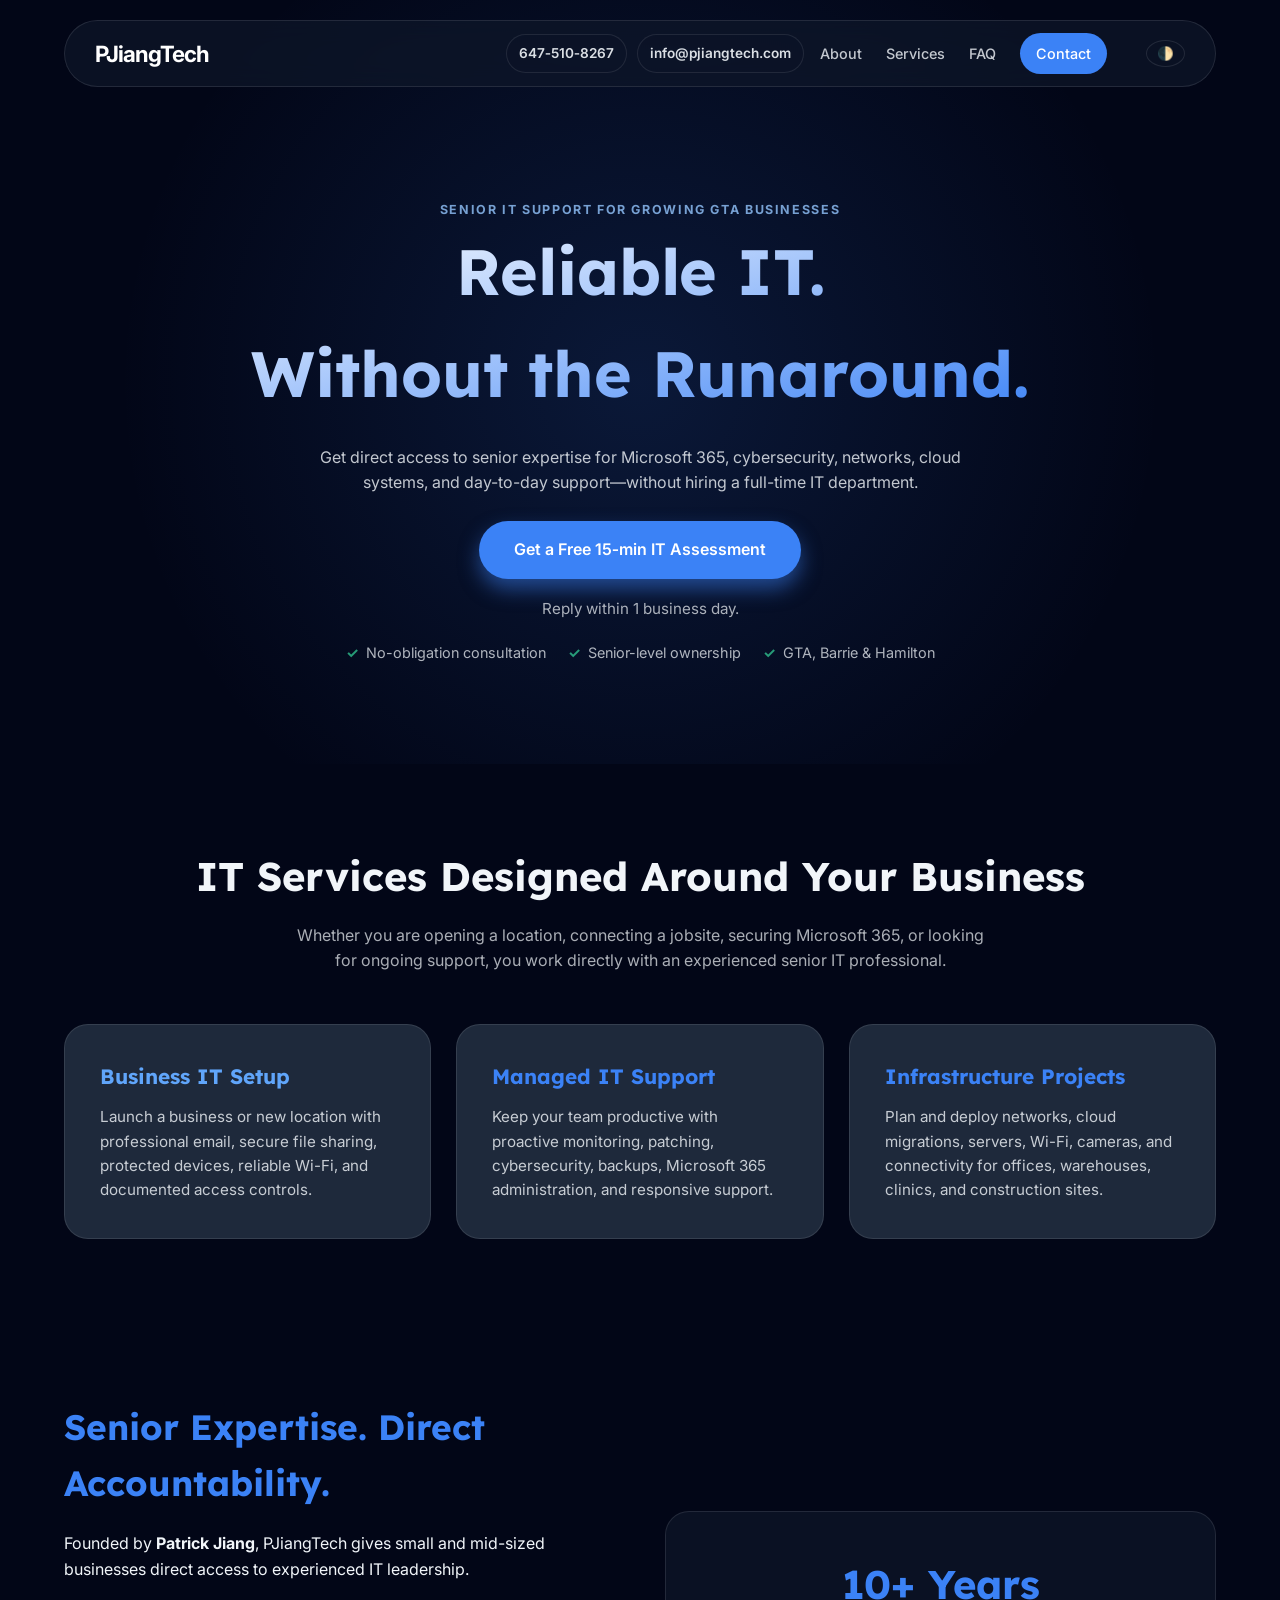
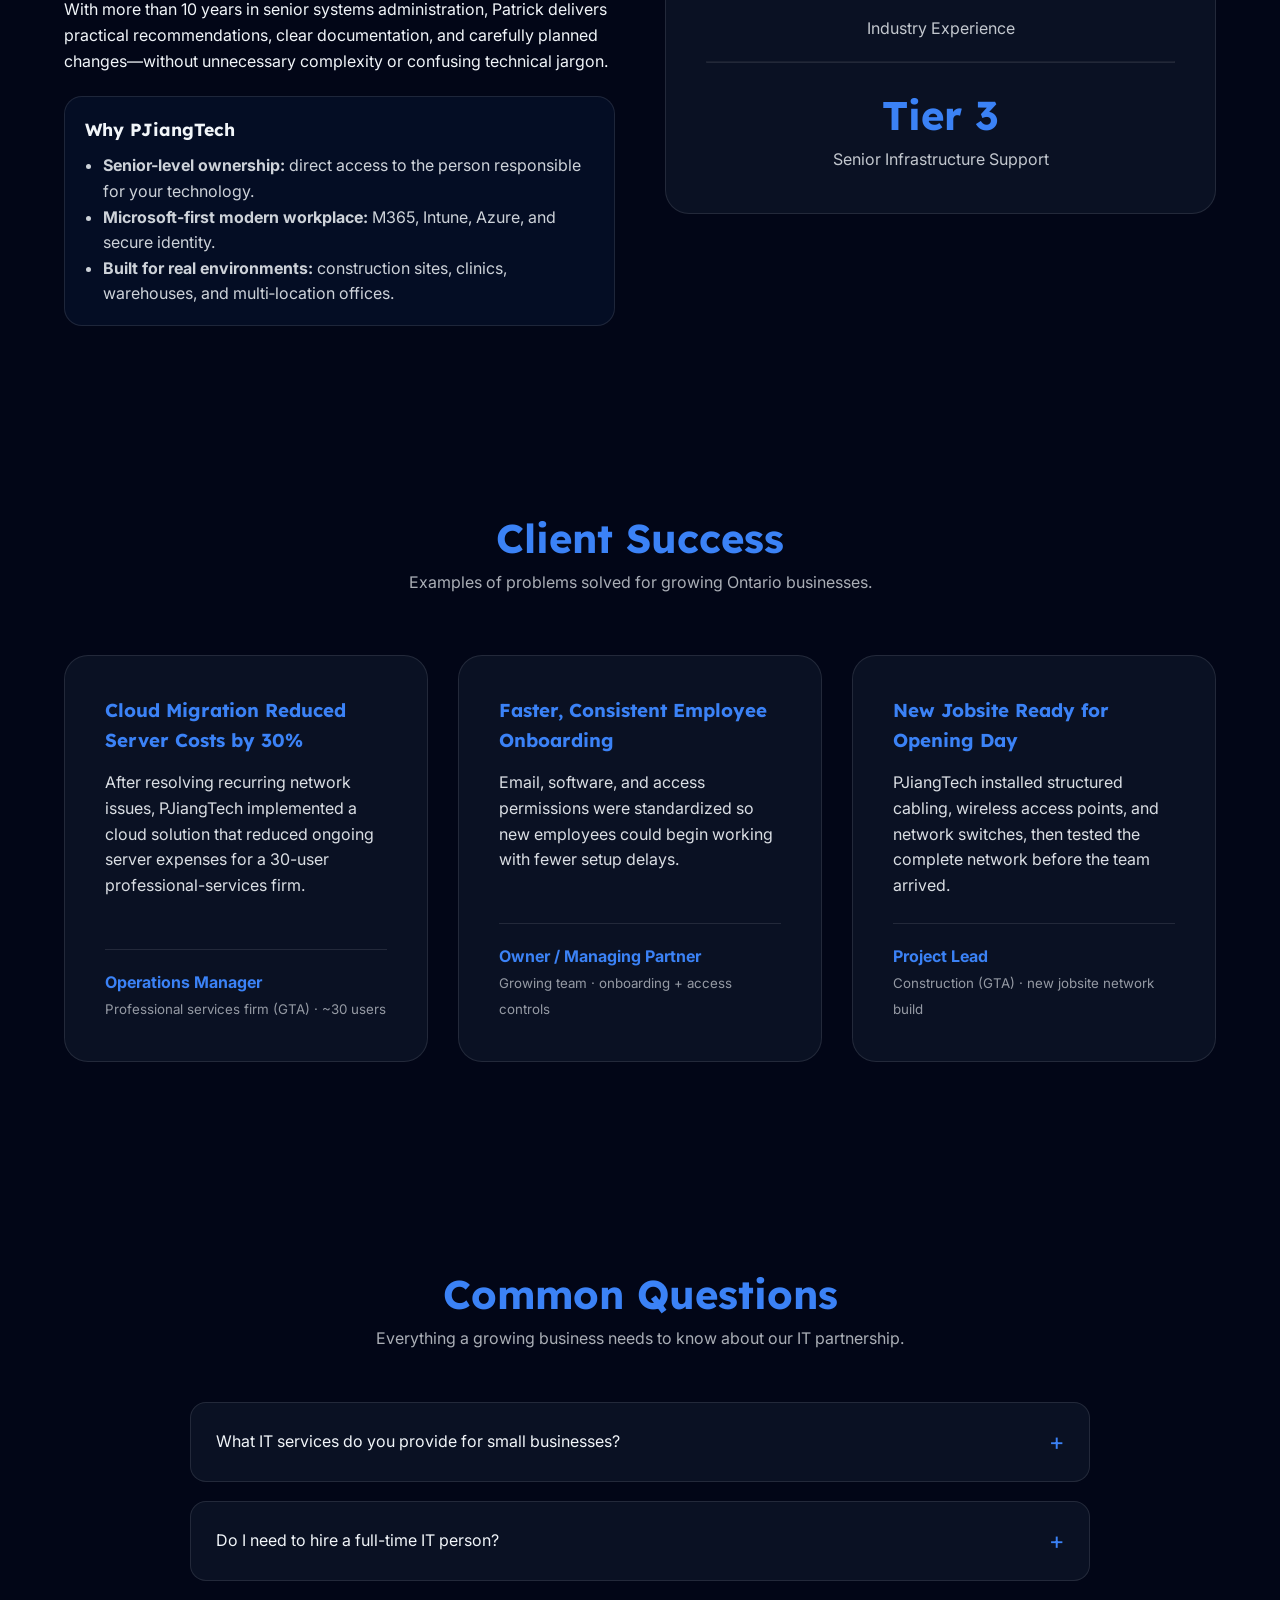
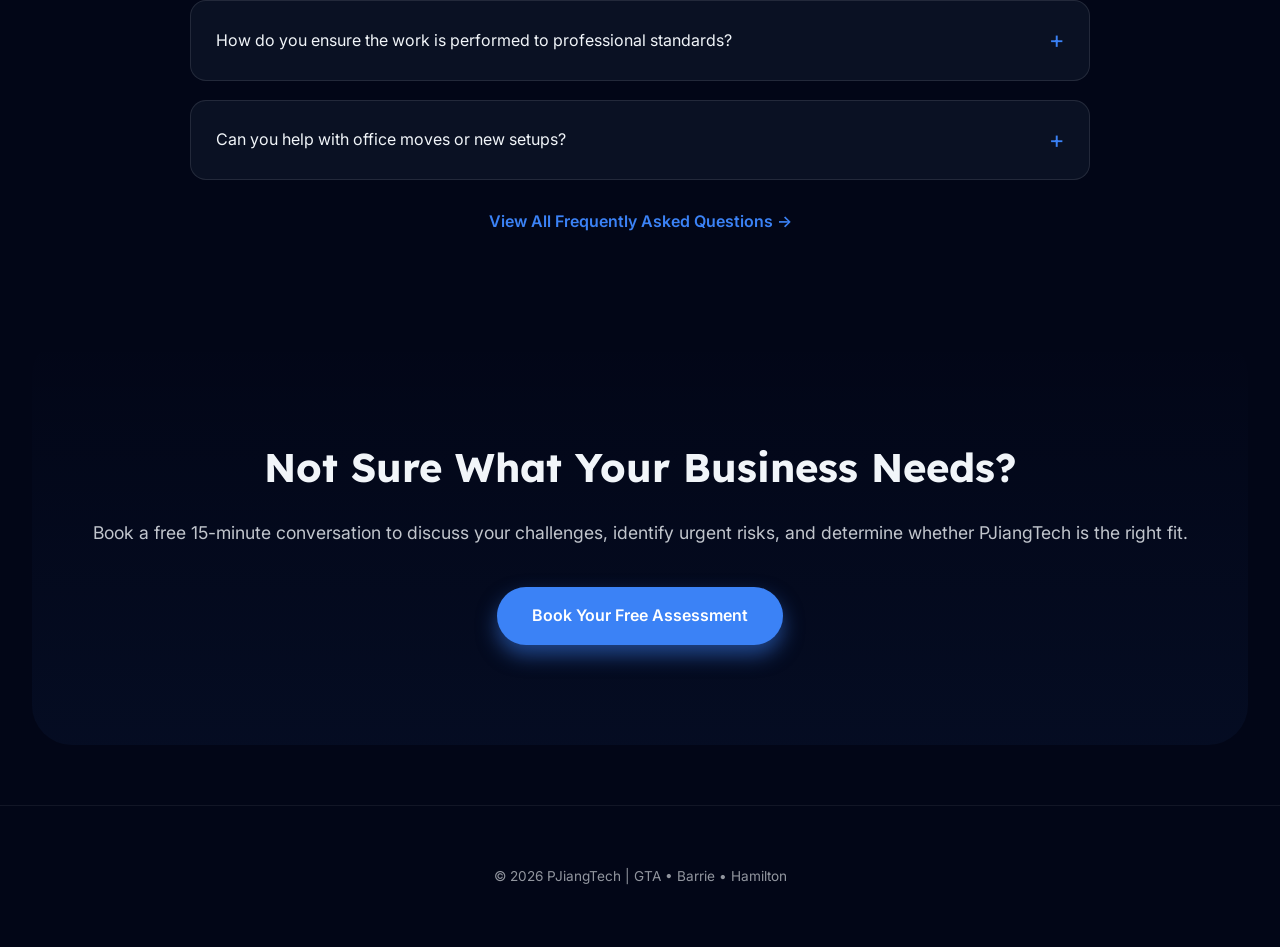
<file: index.html>
<!DOCTYPE html>
<html lang="en">
<head>
  <meta charset="UTF-8" />
  <meta name="viewport" content="width=device-width, initial-scale=1.0" />
  <title>PJiangTech | Managed IT & Infrastructure</title>
  <meta name="description" content="Senior managed IT, cybersecurity, cloud, and network support for growing businesses across the GTA, Barrie, and Hamilton." />
  <link rel="canonical" href="https://pjiangtech.com/" />
  <meta property="og:title" content="PJiangTech | Senior IT Support for Growing Businesses" />
  <meta property="og:description" content="Direct access to Tier 3 IT expertise without hiring a full-time IT department." />
  <meta property="og:type" content="website" />
  <meta property="og:url" content="https://pjiangtech.com/" />
  <link href="https://fonts.googleapis.com/css2?family=Inter:wght@300;400;500;600&family=Lexend:wght@600;700&display=swap" rel="stylesheet">
  <style>
    :root {
      --bg: #020617; --text: #f1f5f9; --primary: #0f172a; --accent: #3b82f6;
      --accent-glow: rgba(59, 130, 246, 0.5); --glass: rgba(15, 23, 42, 0.7);
      --border: rgba(255, 255, 255, 0.1); --card-bg: #1e293b;
    }
    body.light {
      --bg: #f8fafc; --text: #1e293b; --glass: rgba(255, 255, 255, 0.7);
      --border: rgba(0, 0, 0, 0.05); --card-bg: #ffffff;
    }
    * { box-sizing: border-box; margin: 0; padding: 0; }
    body { font-family: 'Inter', sans-serif; background-color: var(--bg); color: var(--text); line-height: 1.6; transition: background 0.4s ease; }
    h1, h2, h3 { font-family: 'Lexend', sans-serif; }
    
    header { position: fixed; width: 90%; top: 20px; left: 50%; transform: translateX(-50%); background: var(--glass); backdrop-filter: blur(12px); border: 1px solid var(--border); border-radius: 100px; padding: 12px 30px; display: flex; justify-content: space-between; align-items: center; z-index: 1000; gap: 18px; }
    
    .logo { font-size: 1.4rem; color: #ffffff !important; font-weight: 700; text-decoration: none; letter-spacing: -1px; }
    
    nav a { color: var(--text); margin-left: 25px; text-decoration: none; font-size: 0.9rem; font-weight: 500; opacity: 0.8; }
    .mode-toggle { cursor: pointer; background: none; border: 1px solid var(--border); padding: 5px 10px; border-radius: 50%; margin-left: 15px; color: var(--text); }

    .header-right { display: flex; align-items: center; gap: 16px; flex-wrap: wrap; justify-content: flex-end; }
    .header-contact { display: flex; align-items: center; gap: 10px; }
    .header-contact a { color: var(--text); text-decoration: none; font-size: 0.85rem; font-weight: 600; opacity: 0.9; padding: 8px 12px; border-radius: 999px; border: 1px solid var(--border); background: rgba(15, 23, 42, 0.25); }
    body.light .header-contact a { background: rgba(255, 255, 255, 0.4); }
    .header-contact a:hover { border-color: var(--accent); }
    @media (max-width: 900px) {
      .header-contact { display: none; }
    }
    
    .hero { padding: 200px 20px 100px; text-align: center; background: radial-gradient(circle at top right, rgba(59, 130, 246, 0.1), transparent); }
    .hero h1 { font-size: clamp(2.5rem, 6vw, 4rem); margin-bottom: 20px; background: linear-gradient(to bottom right, #fff, var(--accent)); -webkit-background-clip: text; -webkit-text-fill-color: transparent; }
    
    .btn { display: inline-block; background: var(--accent); color: white; padding: 16px 35px; border-radius: 100px; text-decoration: none; font-weight: 600; box-shadow: 0 10px 20px var(--accent-glow); border: none; cursor: pointer; transition: transform 0.3s ease; }
    .btn:hover { transform: translateY(-3px); }

    section { padding: 80px 10%; max-width: 1300px; margin: auto; }
    
    .services-grid { display: grid; grid-template-columns: repeat(auto-fit, minmax(300px, 1fr)); gap: 25px; margin-top: 40px; }
    .s-card { background: var(--card-bg); padding: 35px; border-radius: 24px; border: 1px solid var(--border); transition: transform 0.3s; text-decoration: none; color: inherit; display: block; }
    .s-card:hover { transform: translateY(-8px); border-color: var(--accent); }
    .s-card h3 { color: var(--accent); margin-bottom: 12px; font-size: 1.3rem; }
    .s-card p { font-size: 0.95rem; opacity: 0.8; }

    /* CTA Section (Replaces Form) */
    .cta-section { text-align: center; padding: 100px 10%; background: linear-gradient(to bottom, transparent, rgba(59, 130, 246, 0.05)); border-radius: 40px; margin-bottom: 60px; }
    
    footer { text-align: center; padding: 60px 20px; border-top: 1px solid var(--border); opacity: 0.6; font-size: 0.85rem; }

    /* Animation Keyframes */
@keyframes fadeInUp {
  from { opacity: 0; transform: translateY(30px); }
  to { opacity: 1; transform: translateY(0); }
}

.testimonial-card {
  opacity: 0; /* Hidden initially for scroll effect */
  transition: transform 0.3s ease, border-color 0.3s ease, box-shadow 0.3s ease;
}

/* Class added by JavaScript when scrolled into view */
.reveal {
  animation: fadeInUp 0.8s ease forwards;
}

.testimonial-card:hover {
  transform: translateY(-10px);
  border-color: var(--accent) !important;
  box-shadow: 0 10px 30px rgba(59, 130, 246, 0.2);
}
/* FAQ Accordion Styles */
.accordion {
  background: var(--glass);
  border: 1px solid var(--border);
  border-radius: 16px;
  margin-bottom: 15px;
  padding: 20px 25px;
  cursor: pointer;
  display: flex;
  justify-content: space-between;
  align-items: center;
  font-weight: 600;
  transition: all 0.3s ease;
  text-align: left;
}

.accordion:hover {
  border-color: var(--accent);
  background: rgba(59, 130, 246, 0.05);
}

.accordion::after {
  content: '+';
  font-size: 1.5rem;
  color: var(--accent);
  transition: transform 0.3s ease;
}

.accordion.active::after {
  content: '−';
  transform: rotate(180deg);
}

.panel {
  max-height: 0;
  overflow: hidden;
  transition: max-height 0.3s ease-out;
  background: rgba(15, 23, 42, 0.3);
  border-radius: 0 0 16px 16px;
  margin-top: -16px;
  margin-bottom: 20px;
  padding: 0 25px;
}

.panel p {
  padding: 20px 0;
  opacity: 0.8;
  font-size: 0.95rem;
}
.hero { 

  width: 100%;
  max-width: none;
  margin: 0;
  
  padding: 200px 20px 100px; 
  text-align: center;
  display: flex;
  flex-direction: column;
  align-items: center;
  /* CHANGE THIS LINE BELOW */
  background: radial-gradient(circle at center, rgba(59, 130, 246, 0.15), transparent 70%); 
}

.hero p {
  max-width: 700px; /* Prevents the subtext from stretching too wide */
  margin: 0 auto;  /* Ensures the paragraph itself is centered */
  opacity: 0.8;
}
  </style>
  <link rel="stylesheet" href="styles.css" />
  <script defer src="app.js"></script>
  <script type="application/ld+json">{"@context":"https://schema.org","@type":"ProfessionalService","name":"PJiangTech","url":"https://pjiangtech.com/","telephone":"+1-647-510-8267","email":"info@pjiangtech.com","areaServed":["Greater Toronto Area","Barrie","Hamilton"],"founder":{"@type":"Person","name":"Patrick Jiang"}}</script>
</head>
<body>

<header>
  <a href="index.html" class="logo">PJiangTech</a>
  <div class="header-right">
    <div class="header-contact" aria-label="Contact links">
      <a href="tel:6475108267" title="Call PJiangTech">647‑510‑8267</a>
      <a href="mailto:info@pjiangtech.com" title="Email PJiangTech">info@pjiangtech.com</a>
    </div>
    <nav>
      <a href="about.html">About</a>        
      <a href="services.html">Services</a> 
      <a href="faq.html">FAQ</a> 
      <a href="contact.html">Contact</a>    
      <button class="mode-toggle" onclick="toggleMode()">🌓</button>
    </nav>
  </div>
</header>

<section class="hero home-hero">
  <p class="eyebrow">Senior IT support for growing GTA businesses</p>
  <h1>Reliable IT.<br>Without the Runaround.</h1>
  <p>Get direct access to senior expertise for Microsoft 365, cybersecurity, networks, cloud systems, and day-to-day support—without hiring a full-time IT department.</p>
  <div style="display: flex; justify-content: center; width: 100%; margin-top: 25px;">
    <a href="contact.html" class="btn">Get a Free 15‑min IT Assessment</a>
  </div>
  <p style="margin-top: 18px; font-size: 0.95rem; opacity: 0.7;">Reply within 1 business day.</p>
  <div class="trust-row" aria-label="Service assurances"><span>No-obligation consultation</span><span>Senior-level ownership</span><span>GTA, Barrie &amp; Hamilton</span></div>
</section>

<section id="services">
  <div style="text-align: center; margin-bottom: 50px;">
    <h2 style="font-size: 2.5rem; margin-bottom: 15px;">IT Services Designed Around Your Business</h2>
    <p style="opacity: 0.7; max-width: 700px; margin: 0 auto;">Whether you are opening a location, connecting a jobsite, securing Microsoft 365, or looking for ongoing support, you work directly with an experienced senior IT professional.</p>
  </div>
  
  <div class="services-grid">
    <a href="services.html" class="s-card">
      <h3 style="color: #60a5fa;">Business IT Setup</h3>
      <p>Launch a business or new location with professional email, secure file sharing, protected devices, reliable Wi-Fi, and documented access controls.</p>
    </a>

    <a href="services.html" class="s-card">
      <h3>Managed IT Support</h3>
      <p>Keep your team productive with proactive monitoring, patching, cybersecurity, backups, Microsoft 365 administration, and responsive support.</p>
    </a>

    <a href="services.html" class="s-card">
      <h3>Infrastructure Projects</h3>
      <p>Plan and deploy networks, cloud migrations, servers, Wi-Fi, cameras, and connectivity for offices, warehouses, clinics, and construction sites.</p>
    </a>
  </div>
</section>

<section id="about" class="about-section">
  <div style="display: grid; grid-template-columns: 1fr 1fr; gap: 50px; align-items: center;">
    <div>
      <h2 style="color: var(--accent); font-size: 2.2rem; margin-bottom: 20px;">Senior Expertise. Direct Accountability.</h2>
      <p>Founded by <strong>Patrick Jiang</strong>, PJiangTech gives small and mid-sized businesses direct access to experienced IT leadership.</p>
      <p style="margin-top: 15px;">With more than 10 years in senior systems administration, Patrick delivers practical recommendations, clear documentation, and carefully planned changes—without unnecessary complexity or confusing technical jargon.</p>

      <div style="margin-top: 22px; background: rgba(59, 130, 246, 0.06); border: 1px solid var(--border); border-radius: 18px; padding: 18px 20px;">
        <h3 style="font-size: 1.1rem; margin-bottom: 10px;">Why PJiangTech</h3>
        <ul style="margin-left: 18px; opacity: 0.85;">
          <li><strong>Senior-level ownership:</strong> direct access to the person responsible for your technology.</li>
          <li><strong>Microsoft-first modern workplace:</strong> M365, Intune, Azure, and secure identity.</li>
          <li><strong>Built for real environments:</strong> construction sites, clinics, warehouses, and multi‑location offices.</li>
        </ul>
      </div>
    </div>
    <div style="background: var(--glass); padding: 40px; border-radius: 24px; border: 1px solid var(--border); text-align: center;">
        <div style="margin-bottom: 20px;">
            <h3 style="color: var(--accent); font-size: 2.5rem;">10+ Years</h3>
            <p style="opacity: 0.8;">Industry Experience</p>
        </div>
        <hr style="opacity: 0.1; margin: 20px 0;">
        <div>
            <h3 style="color: var(--accent); font-size: 2.5rem;">Tier 3</h3>
            <p style="opacity: 0.8;">Senior Infrastructure Support</p>
        </div>
    </div>
  </div>
</section>


<section id="testimonials" style="padding: 100px 10%; overflow: hidden;">
  <div style="text-align: center; margin-bottom: 60px;">
    <h2 style="font-size: 2.5rem; color: var(--accent);">Client Success</h2>
    <p style="opacity: 0.7;">Examples of problems solved for growing Ontario businesses.</p>
  </div>

  <div style="display: grid; grid-template-columns: repeat(auto-fit, minmax(300px, 1fr)); gap: 30px;">
    
    <div class="testimonial-card" style="background: var(--glass); padding: 40px; border-radius: 24px; border: 1px solid var(--border); display: flex; flex-direction: column;">
      <h3 style="color: var(--accent); margin-bottom: 14px;">Cloud Migration Reduced Server Costs by 30%</h3>
      <p style="opacity: 0.9; flex-grow: 1;">After resolving recurring network issues, PJiangTech implemented a cloud solution that reduced ongoing server expenses for a 30-user professional-services firm.</p>
      <div style="margin-top: 25px; padding-top: 20px; border-top: 1px solid var(--border);">
        <strong style="color: var(--accent); display: block;">Operations Manager</strong>
        <small style="opacity: 0.6;">Professional services firm (GTA) · ~30 users</small>
      </div>
    </div>


    <div class="testimonial-card" style="background: var(--glass); padding: 40px; border-radius: 24px; border: 1px solid var(--border); display: flex; flex-direction: column;">
      <h3 style="color: var(--accent); margin-bottom: 14px;">Faster, Consistent Employee Onboarding</h3>
      <p style="opacity: 0.9; flex-grow: 1;">Email, software, and access permissions were standardized so new employees could begin working with fewer setup delays.</p>
      <div style="margin-top: 25px; padding-top: 20px; border-top: 1px solid var(--border);">
        <strong style="color: var(--accent); display: block;">Owner / Managing Partner</strong>
        <small style="opacity: 0.6;">Growing team · onboarding + access controls</small>
      </div>
    </div>

    <div class="testimonial-card" style="background: var(--glass); padding: 40px; border-radius: 24px; border: 1px solid var(--border); display: flex; flex-direction: column;">
      <h3 style="color: var(--accent); margin-bottom: 14px;">New Jobsite Ready for Opening Day</h3>
      <p style="opacity: 0.9; flex-grow: 1;">PJiangTech installed structured cabling, wireless access points, and network switches, then tested the complete network before the team arrived.</p>
      <div style="margin-top: 25px; padding-top: 20px; border-top: 1px solid var(--border);">
        <strong style="color: var(--accent); display: block;">Project Lead</strong>
        <small style="opacity: 0.6;">Construction (GTA) · new jobsite network build</small>
      </div>
    </div>

  </div>
</section>

<section id="faq" style="padding: 100px 10%;">
  <div style="text-align: center; margin-bottom: 50px;">
    <h2 style="font-size: 2.5rem; color: var(--accent);">Common Questions</h2>
    <p style="opacity: 0.7;">Everything a growing business needs to know about our IT partnership.</p>
  </div>

  <div style="max-width: 900px; margin: auto;">
    <div class="accordion">What IT services do you provide for small businesses?</div>
    <div class="panel"><p>We handle everything from professional email setup (Microsoft 365) and network cabling to managed security and Tier 3 infrastructure support.</p></div>

    <div class="accordion">Do I need to hire a full-time IT person?</div>
    <div class="panel"><p>Not necessarily. PJiangTech can provide ongoing support, project delivery, or senior escalation based on your needs, without requiring you to build a full internal IT department.</p></div>

    <div class="accordion">How do you ensure the work is performed to professional standards?</div>
<div class="panel">
  <p>Project engagements begin with a detailed <strong>Statement of Work (SOW)</strong> defining the scope, technical requirements, responsibilities, costs, and expected deliverables. Infrastructure changes are documented, tested, and scheduled to minimize disruption.</p>
</div>

    <div class="accordion">Can you help with office moves or new setups?</div>
    <div class="panel"><p>Yes. We handle the physical infrastructure, including running RJ45 cabling, configuring switches, and ensuring your WiFi is enterprise-ready from day one.</p></div>

    <div style="text-align: center; margin-top: 30px;">
        <a href="faq.html" style="color: var(--accent); text-decoration: none; font-weight: 600;">View All Frequently Asked Questions →</a>
    </div>
  </div>
</section>

<section class="cta-section">
    <h2 style="font-size: 2.5rem; margin-bottom: 20px;">Not Sure What Your Business Needs?</h2>
    <p style="opacity: 0.8; margin-bottom: 40px; font-size: 1.1rem;">Book a free 15-minute conversation to discuss your challenges, identify urgent risks, and determine whether PJiangTech is the right fit.</p>
    <a href="contact.html" class="btn">Book Your Free Assessment</a>
</section>

<footer><p>© 2026 PJiangTech | GTA • Barrie • Hamilton</p></footer>

<script>
  // 1. Theme Toggle Logic
  function toggleMode() { 
    document.body.classList.toggle('light'); 
    localStorage.setItem('theme', document.body.classList.contains('light') ? 'light' : 'dark'); 
  }
  if (localStorage.getItem('theme') === 'light') document.body.classList.add('light');

  // 2. Accordion Logic
  const acc = document.querySelectorAll('.accordion');
  acc.forEach(a => {
    a.addEventListener('click', function() {
      this.classList.toggle('active');
      const panel = this.nextElementSibling;
      // Check if panel is already open
      if (panel.style.maxHeight && panel.style.maxHeight !== "0px") {
        panel.style.maxHeight = "0px";
      } else {
        panel.style.maxHeight = panel.scrollHeight + "px";
      }
    });
  });

  // 3. Scroll Reveal Animation Logic
  const observerOptions = { threshold: 0.1 };
  const observer = new IntersectionObserver((entries) => {
    entries.forEach(entry => {
      if (entry.isIntersecting) {
        entry.target.classList.add('reveal');
      }
    });
  }, observerOptions);

  // Apply reveal animation to both testimonials and accordions
  document.querySelectorAll('.testimonial-card, .accordion').forEach((el) => {
    observer.observe(el);
  });
</script>

</body>
</html>
</file>
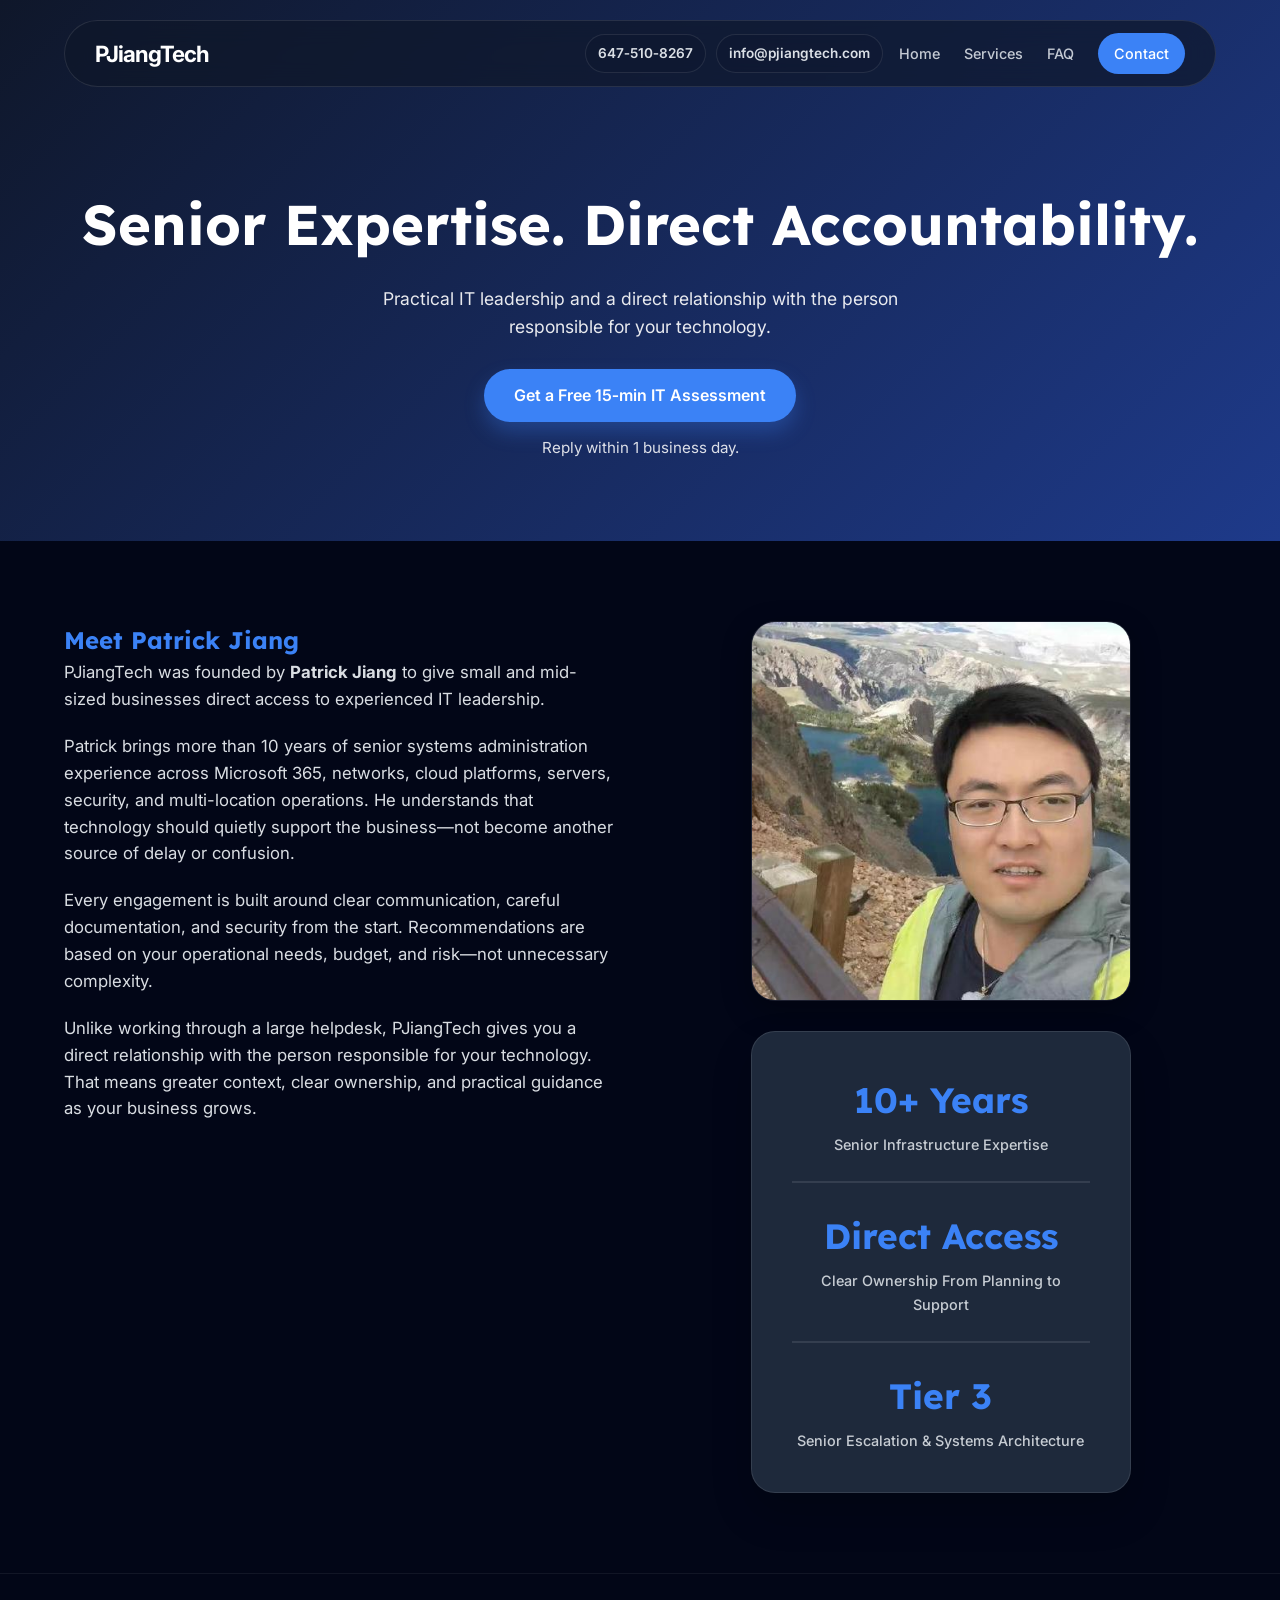
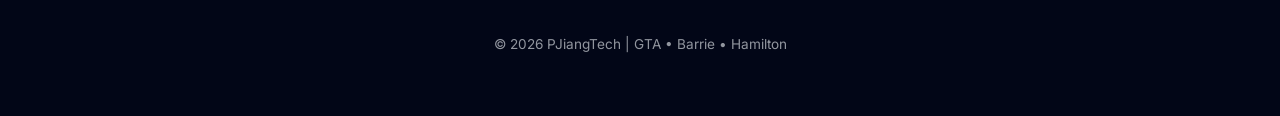
<file: about.html>
<!DOCTYPE html>
<html lang="en">
<head>
  <meta charset="UTF-8" />
  <meta name="viewport" content="width=device-width, initial-scale=1.0" />
  <title>About PJiangTech | Professional IT Leadership</title>
  <meta name="description" content="Meet Patrick Jiang, founder of PJiangTech, bringing more than 10 years of senior infrastructure experience to Ontario businesses." />
  <link rel="canonical" href="https://pjiangtech.com/about.html" />
  <link href="https://fonts.googleapis.com/css2?family=Inter:wght@300;400;500;600&family=Lexend:wght@600;700&display=swap" rel="stylesheet">
  <style>
    :root {
      --bg: #020617; --text: #f1f5f9; --primary: #0f172a; --accent: #3b82f6;
      --glass: rgba(15, 23, 42, 0.7); --border: rgba(255, 255, 255, 0.1); --card-bg: #1e293b;
    }
    body.light {
      --bg: #f8fafc; --text: #1e293b; --glass: rgba(255, 255, 255, 0.7);
      --border: rgba(0, 0, 0, 0.05); --card-bg: #ffffff;
    }
    * { box-sizing: border-box; margin: 0; padding: 0; }
    body { font-family: 'Inter', sans-serif; background-color: var(--bg); color: var(--text); line-height: 1.6; transition: background 0.4s ease; }
    h1, h2, h3 { font-family: 'Lexend', sans-serif; color: var(--accent); }
    
    header { position: fixed; width: 90%; top: 20px; left: 50%; transform: translateX(-50%); background: var(--glass); backdrop-filter: blur(12px); border: 1px solid var(--border); border-radius: 100px; padding: 12px 30px; display: flex; justify-content: space-between; align-items: center; z-index: 1000; }
    .logo { font-size: 1.4rem; color: #ffffff !important; font-weight: 700; text-decoration: none; letter-spacing: -1px; }
    nav a { color: var(--text); margin-left: 25px; text-decoration: none; font-size: 0.9rem; font-weight: 500; opacity: 0.8; }

    .header-right { display: flex; align-items: center; gap: 16px; flex-wrap: wrap; justify-content: flex-end; }
    .header-contact { display: flex; align-items: center; gap: 10px; }
    .header-contact a { color: var(--text); text-decoration: none; font-size: 0.85rem; font-weight: 600; opacity: 0.9; padding: 8px 12px; border-radius: 999px; border: 1px solid var(--border); background: rgba(15, 23, 42, 0.25); }
    body.light .header-contact a { background: rgba(255, 255, 255, 0.4); }
    .header-contact a:hover { border-color: var(--accent); }
    @media (max-width: 900px) {
      .header-contact { display: none; }
    }
    
    .hero { padding: 180px 20px 80px; text-align: center; background: linear-gradient(135deg, #0f172a 0%, #1e3a8a 100%); color: white; }
    .hero h1 { font-size: clamp(2.5rem, 5vw, 3.5rem); margin-bottom: 15px; color: white; }
    
    .content-section { padding: 80px 10%; max-width: 1200px; margin: auto; display: grid; grid-template-columns: 1fr 1fr; gap: 50px; align-items: center; }
    .bio-text p { margin-bottom: 20px; font-size: 1.05rem; opacity: 0.9; }
    
    .stats-box { background: var(--card-bg); padding: 40px; border-radius: 24px; border: 1px solid var(--border); text-align: center; box-shadow: 0 20px 40px rgba(0,0,0,0.2); }
    .stats-box h3 { font-size: 2.2rem; margin-bottom: 5px; }
    .stats-box p { opacity: 0.8; font-weight: 500; font-size: 0.9rem; }
    hr { opacity: 0.1; margin: 25px 0; border: 1px solid var(--text); }

    /* Updated Profile Styling: Width now matches Stats Box */
    .profile-photo-container {
        width: 100%; /* Fills the grid column width */
        margin-bottom: 30px;
        border-radius: 24px;
        overflow: hidden;
        border: 1px solid var(--border);
        box-shadow: 0 10px 30px rgba(0, 0, 0, 0.3);
    }
    
    .profile-photo {
        width: 100%;
        height: auto;
        display: block;
        filter: none; /* Keeps natural light */
    }

    footer { text-align: center; padding: 60px 20px; border-top: 1px solid var(--border); opacity: 0.6; font-size: 0.85rem; }

    @media (max-width: 768px) {
      .content-section { grid-template-columns: 1fr; }
      .bio-text { order: 2; }
      .right-column-container { order: 1; }
    }
  </style>
  <link rel="stylesheet" href="styles.css" />
  <script defer src="app.js"></script>
</head>
<body>

<header>
  <a href="index.html" class="logo">PJiangTech</a>
  <div class="header-right">
    <div class="header-contact" aria-label="Contact links">
      <a href="tel:6475108267" title="Call PJiangTech">647‑510‑8267</a>
      <a href="mailto:info@pjiangtech.com" title="Email PJiangTech">info@pjiangtech.com</a>
    </div>
    <nav>
      <a href="index.html">Home</a>
      <a href="services.html">Services</a>
      <a href="faq.html">FAQ</a>
      <a href="contact.html">Contact</a>
    </nav>
  </div>
</header>

<section class="hero">
  <h1>Senior Expertise. Direct Accountability.</h1>
  <p style="opacity: 0.9; font-size: 1.1rem; max-width: 600px; margin: auto;">Practical IT leadership and a direct relationship with the person responsible for your technology.</p>
  <div style="margin-top: 28px; display: flex; justify-content: center;">
    <a href="contact.html" style="display: inline-block; background: var(--accent); color: white; padding: 14px 30px; border-radius: 100px; text-decoration: none; font-weight: 600; box-shadow: 0 10px 20px rgba(59, 130, 246, 0.3);">Get a Free 15‑min IT Assessment</a>
  </div>
  <p style="margin-top: 14px; opacity: 0.85; font-size: 0.95rem;">Reply within 1 business day.</p>
</section>

<section class="content-section">
<div class="bio-text">
  <h2>Meet Patrick Jiang</h2>
  <p>PJiangTech was founded by <strong>Patrick Jiang</strong> to give small and mid-sized businesses direct access to experienced IT leadership.</p>

  <p>Patrick brings more than 10 years of senior systems administration experience across Microsoft 365, networks, cloud platforms, servers, security, and multi-location operations. He understands that technology should quietly support the business—not become another source of delay or confusion.</p>

  <p>Every engagement is built around clear communication, careful documentation, and security from the start. Recommendations are based on your operational needs, budget, and risk—not unnecessary complexity.</p>

  <p>Unlike working through a large helpdesk, PJiangTech gives you a direct relationship with the person responsible for your technology. That means greater context, clear ownership, and practical guidance as your business grows.</p>
</div>
  
  <div class="right-column-container">
    <div class="profile-photo-container">
        <img src="profile.jpg" alt="Patrick Jiang, founder of PJiangTech" class="profile-photo" loading="lazy" decoding="async">
    </div>

    <div class="stats-box">
        <div>
          <h3>10+ Years</h3>
          <p>Senior Infrastructure Expertise</p>
        </div>
        <hr>
        <div>
          <h3>Direct Access</h3>
          <p>Clear Ownership From Planning to Support</p>
        </div>
        <hr>
        <div>
          <h3>Tier 3</h3>
          <p>Senior Escalation & Systems Architecture</p>
        </div>
    </div>
  </div>
</section>

<footer>
  <p>© 2026 PJiangTech | GTA • Barrie • Hamilton</p>
</footer>

<script>
  if (localStorage.getItem('theme') === 'light') document.body.classList.add('light');
</script>
</body>
</html>
</file>
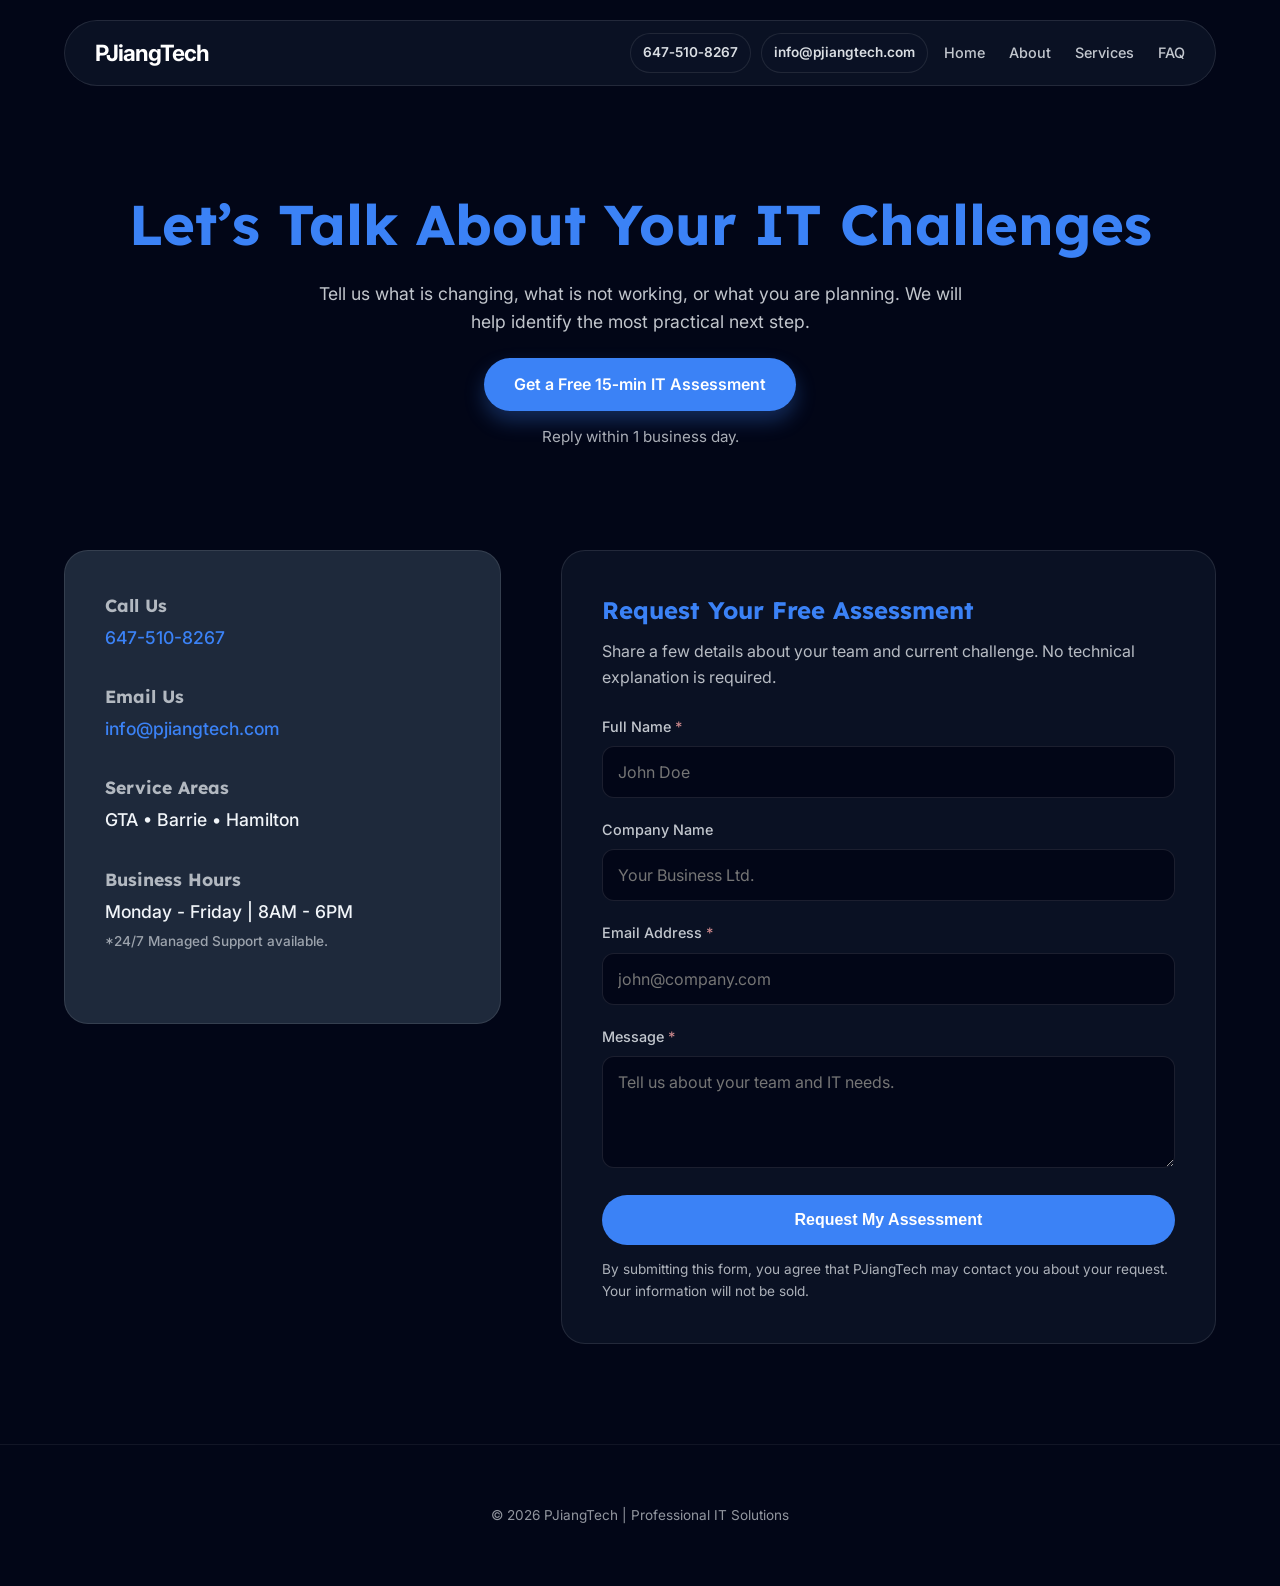
<file: contact.html>
<!DOCTYPE html>
<html lang="en">
<head>
  <meta charset="UTF-8" />
  <meta name="viewport" content="width=device-width, initial-scale=1.0" />
  <title>Contact PJiangTech | Get in Touch</title>
  <meta name="description" content="Book a free 15-minute IT assessment with PJiangTech. Serving businesses across the GTA, Barrie, and Hamilton." />
  <link rel="canonical" href="https://pjiangtech.com/contact.html" />
  <link href="https://fonts.googleapis.com/css2?family=Inter:wght@300;400;500;600&family=Lexend:wght@600;700&display=swap" rel="stylesheet">
  <style>
    :root {
      --bg: #020617; --text: #f1f5f9; --primary: #0f172a; --accent: #3b82f6;
      --glass: rgba(15, 23, 42, 0.7); --border: rgba(255, 255, 255, 0.1); --card-bg: #1e293b;
    }
    body.light {
      --bg: #f8fafc; --text: #1e293b; --glass: rgba(255, 255, 255, 0.7);
      --border: rgba(0, 0, 0, 0.05); --card-bg: #ffffff;
    }
    * { box-sizing: border-box; margin: 0; padding: 0; }
    body { font-family: 'Inter', sans-serif; background-color: var(--bg); color: var(--text); line-height: 1.6; transition: background 0.4s ease; }
    h1, h2, h3 { font-family: 'Lexend', sans-serif; color: var(--accent); }
    
    header { position: fixed; width: 90%; top: 20px; left: 50%; transform: translateX(-50%); background: var(--glass); backdrop-filter: blur(12px); border: 1px solid var(--border); border-radius: 100px; padding: 12px 30px; display: flex; justify-content: space-between; align-items: center; z-index: 1000; }
    .logo { font-size: 1.4rem; color: #ffffff !important; font-weight: 700; text-decoration: none; letter-spacing: -1px; }
    nav a { color: var(--text); margin-left: 25px; text-decoration: none; font-size: 0.9rem; font-weight: 500; opacity: 0.8; }

    .header-right { display: flex; align-items: center; gap: 16px; flex-wrap: wrap; justify-content: flex-end; }
    .header-contact { display: flex; align-items: center; gap: 10px; }
    .header-contact a { color: var(--text); text-decoration: none; font-size: 0.85rem; font-weight: 600; opacity: 0.9; padding: 8px 12px; border-radius: 999px; border: 1px solid var(--border); background: rgba(15, 23, 42, 0.25); }
    body.light .header-contact a { background: rgba(255, 255, 255, 0.4); }
    .header-contact a:hover { border-color: var(--accent); }
    @media (max-width: 900px) {
      .header-contact { display: none; }
    }
    
    .hero { padding: 180px 20px 60px; text-align: center; }
    .hero h1 { font-size: clamp(2.5rem, 5vw, 3.5rem); margin-bottom: 10px; }
    
    .contact-wrapper { padding: 40px 10% 100px; max-width: 1200px; margin: auto; display: grid; grid-template-columns: 1fr 1.5fr; gap: 60px; }
    
    .contact-info { background: var(--card-bg); padding: 40px; border-radius: 24px; border: 1px solid var(--border); height: fit-content; }
    .info-item { margin-bottom: 30px; }
    .info-item h3 { font-size: 1.1rem; margin-bottom: 5px; color: var(--text); opacity: 0.7; }
    .info-item p { font-size: 1.1rem; font-weight: 500; }
    .info-item a { color: var(--accent); text-decoration: none; }
    
    .contact-form { background: var(--glass); padding: 40px; border-radius: 24px; border: 1px solid var(--border); }
    .form-group { margin-bottom: 20px; }
    .form-group label { display: block; margin-bottom: 8px; font-size: 0.9rem; opacity: 0.8; font-weight: 500; }
    .form-group input, .form-group textarea { width: 100%; padding: 15px; border-radius: 12px; border: 1px solid var(--border); background: var(--bg); color: var(--text); outline: none; font-family: 'Inter', sans-serif; font-size: 1rem; }
    .form-group input:focus, .form-group textarea:focus { border-color: var(--accent); box-shadow: 0 0 0 2px rgba(59, 130, 246, 0.2); }
    
    .btn { display: inline-block; background: var(--accent); color: white; padding: 16px 35px; border-radius: 100px; text-decoration: none; font-weight: 600; border: none; cursor: pointer; width: 100%; font-size: 1rem; transition: 0.3s; }
    .btn:hover:not(:disabled) { background: #2563eb; transform: translateY(-2px); }
    .btn:disabled { opacity: 0.5; cursor: not-allowed; }
    
    #success-msg { display: none; margin-top: 20px; color: #10b981; font-weight: 600; text-align: center; }

    footer { text-align: center; padding: 60px 20px; border-top: 1px solid var(--border); opacity: 0.6; font-size: 0.85rem; }

    @media (max-width: 768px) {
      .contact-wrapper { grid-template-columns: 1fr; }
    }
  </style>
  <link rel="stylesheet" href="styles.css" />
  <script defer src="app.js"></script>
</head>
<body>

<header>
  <a href="index.html" class="logo">PJiangTech</a>
  <div class="header-right">
    <div class="header-contact" aria-label="Contact links">
      <a href="tel:6475108267" title="Call PJiangTech">647‑510‑8267</a>
      <a href="mailto:info@pjiangtech.com" title="Email PJiangTech">info@pjiangtech.com</a>
    </div>
    <nav>
      <a href="index.html">Home</a>
      <a href="about.html">About</a>
      <a href="services.html">Services</a>
      <a href="faq.html">FAQ</a>
    </nav>
  </div>
</header>

<section class="hero">
  <h1>Let’s Talk About Your IT Challenges</h1>
  <p style="opacity: 0.8; font-size: 1.1rem; max-width: 680px; margin: auto;">Tell us what is changing, what is not working, or what you are planning. We will help identify the most practical next step.</p>
  <div style="margin-top: 22px; display: flex; justify-content: center;">
    <a href="#contact-form" style="display: inline-block; background: var(--accent); color: white; padding: 14px 30px; border-radius: 100px; text-decoration: none; font-weight: 600; box-shadow: 0 10px 20px rgba(59, 130, 246, 0.3);">Get a Free 15‑min IT Assessment</a>
  </div>
  <p style="margin-top: 14px; opacity: 0.7; font-size: 0.95rem;">Reply within 1 business day.</p>
</section>

<section class="contact-wrapper">
  <div class="contact-info">
    <div class="info-item">
      <h3>Call Us</h3>
      <p><a href="tel:6475108267">647-510-8267</a></p>
    </div>
    <div class="info-item">
      <h3>Email Us</h3>
      <p><a href="mailto:info@pjiangtech.com">info@pjiangtech.com</a></p>
    </div>
    <div class="info-item">
      <h3>Service Areas</h3>
      <p>GTA • Barrie • Hamilton</p>
    </div>
    <div class="info-item">
      <h3>Business Hours</h3>
      <p>Monday - Friday | 8AM - 6PM</p>
      <p style="opacity: 0.6; font-size: 0.85rem; margin-top: 5px;">*24/7 Managed Support available.</p>
    </div>
  </div>

  <div class="contact-form" id="contact-form">
    <h2 style="margin-bottom: 10px;">Request Your Free Assessment</h2>
    <p style="margin-bottom: 25px; opacity: 0.75;">Share a few details about your team and current challenge. No technical explanation is required.</p>
    
    <iframe name="hidden_iframe" id="hidden_iframe" style="display:none;" onload="if(submitted) {document.getElementById('contact-form-content').style.display='none'; document.getElementById('success-msg').style.display='block';}"></iframe>

    <form id="contact-form-content" action="https://docs.google.com/forms/d/e/1FAIpQLSdGL6shszJ4pDmrNqP9O5g7yj_sD3TFsYjWXswj36KzKGZIqQ/formResponse" method="POST" target="hidden_iframe" onsubmit="return handleFormSubmit();">
      <div class="form-group">
        <label for="full-name">Full Name <span class="required" aria-hidden="true">*</span></label>
        <input id="full-name" type="text" name="entry.678687994" autocomplete="name" placeholder="John Doe" required>
      </div>
      <div class="form-group">
        <label for="company-name">Company Name</label>
        <input id="company-name" type="text" name="entry.978536721" autocomplete="organization" placeholder="Your Business Ltd.">
      </div>
      <div class="form-group">
        <label for="email-address">Email Address <span class="required" aria-hidden="true">*</span></label>
        <input id="email-address" type="email" name="entry.1798260498" autocomplete="email" placeholder="john@company.com" required>
      </div>
      <div class="form-group">
        <label for="message">Message <span class="required" aria-hidden="true">*</span></label>
        <textarea id="message" name="entry.1328157650" rows="4" placeholder="Tell us about your team and IT needs." required></textarea>
      </div>
      <button type="submit" class="btn">Request My Assessment</button>
      <p class="form-note">By submitting this form, you agree that PJiangTech may contact you about your request. Your information will not be sold.</p>
    </form>

    <div id="success-msg" role="status" aria-live="polite">
      <h3>✓ Message Sent</h3>
      <p>Thank you. PJiangTech will reply within one business day.</p>
    </div>
  </div>
</section>

<footer>
  <p>© 2026 PJiangTech | Professional IT Solutions</p>
</footer>

<script>
  let submitted = false;
  const COOLDOWN_TIME = 10 * 60 * 1000; // 10 minutes

  if (localStorage.getItem('theme') === 'light') document.body.classList.add('light');

  window.onload = function() {
    const lastSubmit = localStorage.getItem('formLastSubmitted');
    const now = Date.now();

    if (lastSubmit && (now - lastSubmit < COOLDOWN_TIME)) {
      const remainingMinutes = Math.ceil((COOLDOWN_TIME - (now - lastSubmit)) / 60000);
      disableForm(remainingMinutes);
    }
  };

  function disableForm(minutes) {
    const btn = document.querySelector('#contact-form-content button[type="submit"]');
    btn.disabled = true;
    btn.innerText = `Please wait ${minutes} minutes to resubmit`;
  }

  function handleFormSubmit() {
    const lastSubmit = localStorage.getItem('formLastSubmitted');
    const now = Date.now();

    if (lastSubmit && (now - lastSubmit < COOLDOWN_TIME)) {
      alert("Please wait 10 minutes before sending another request.");
      return false;
    }

    submitted = true;
    localStorage.setItem('formLastSubmitted', Date.now());
    return true;
  }
</script>
</body>
</html>
</file>
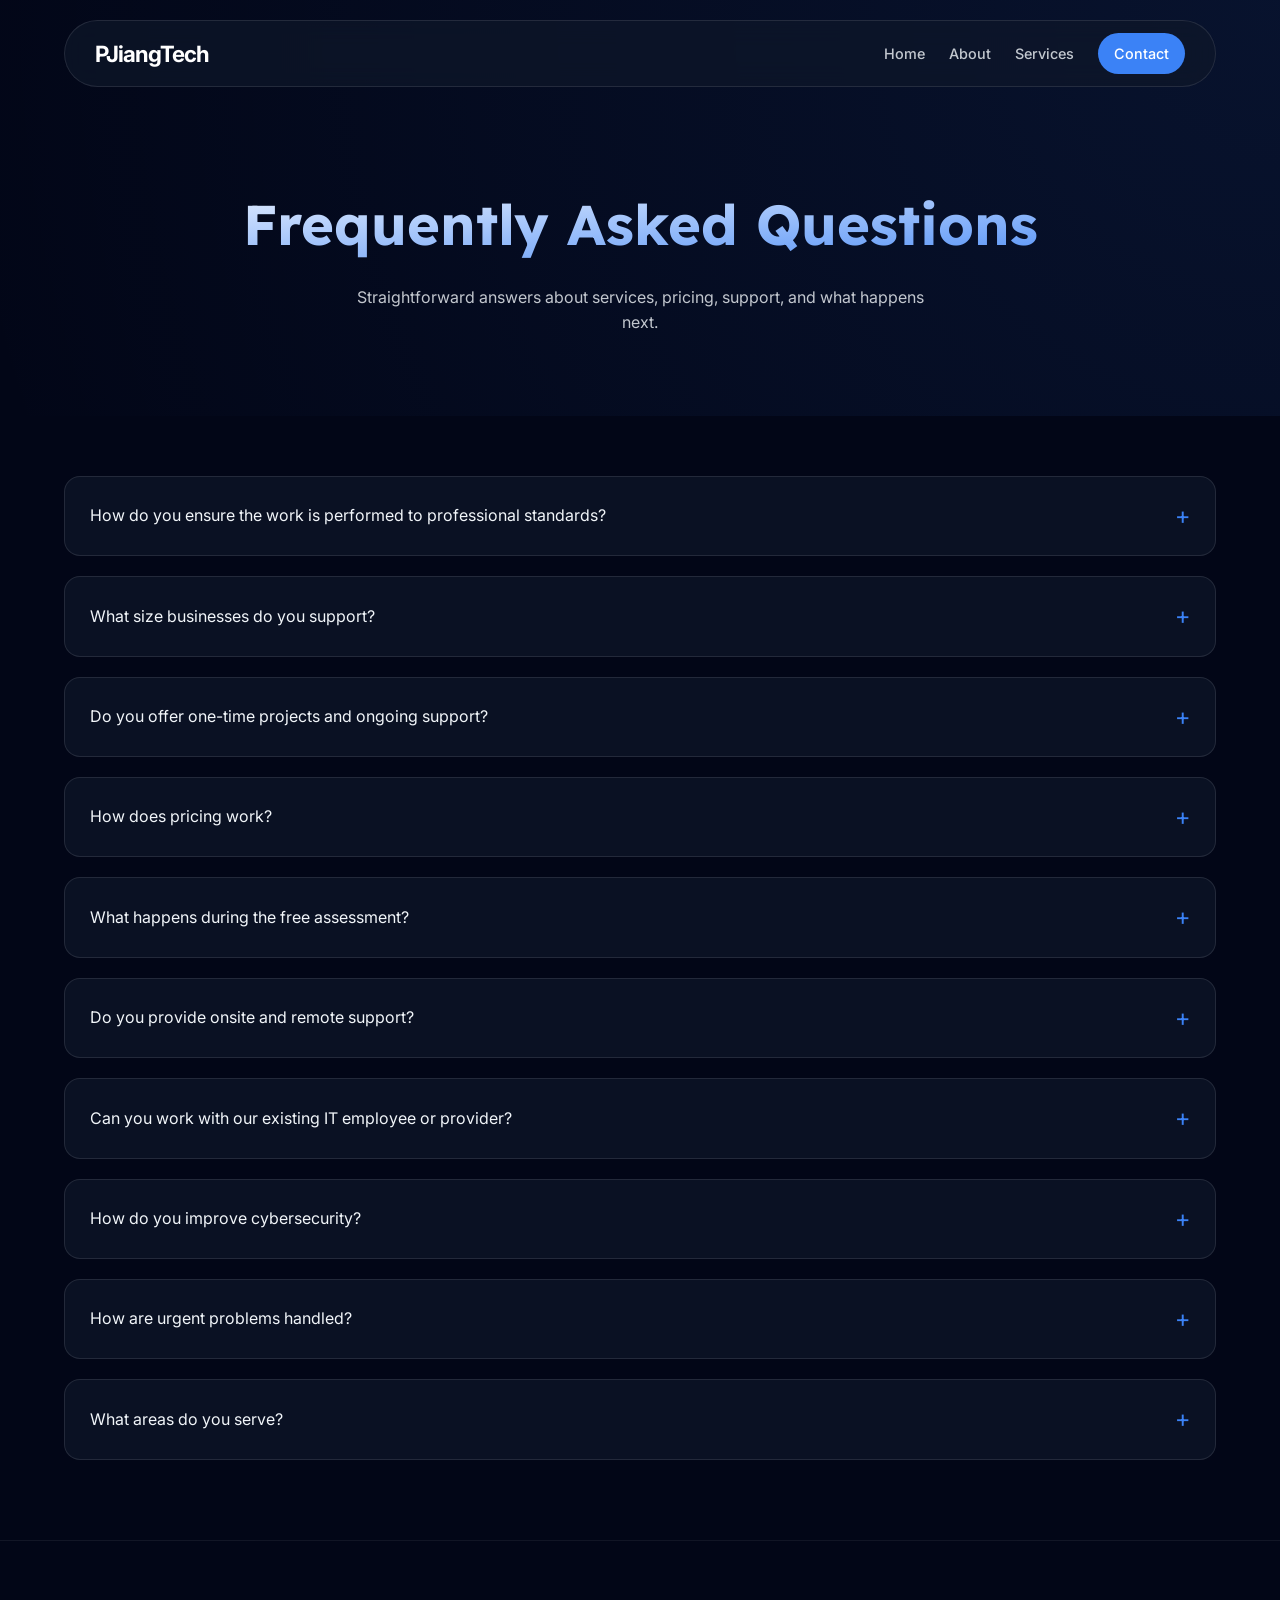
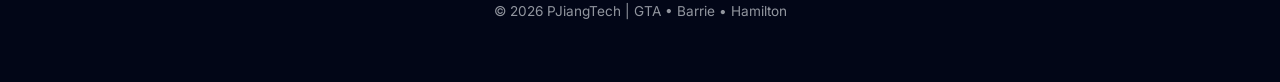
<file: faq.html>
<!DOCTYPE html>
<html lang="en">
<head>
  <meta charset="UTF-8" />
  <meta name="viewport" content="width=device-width, initial-scale=1.0" />
  <title>PJiangTech | FAQ</title>
  <meta name="description" content="Answers about PJiangTech managed IT, cybersecurity, business setup, response times, and infrastructure services." />
  <link rel="canonical" href="https://pjiangtech.com/faq.html" />
  <link href="https://fonts.googleapis.com/css2?family=Inter:wght@300;400;500;600&family=Lexend:wght@600;700&display=swap" rel="stylesheet">
  <style>
    :root {
      --bg: #020617; --text: #f1f5f9; --primary: #0f172a; --accent: #3b82f6;
      --accent-glow: rgba(59, 130, 246, 0.5); --glass: rgba(15, 23, 42, 0.7);
      --border: rgba(255, 255, 255, 0.1); --card-bg: #1e293b;
    }
    body.light {
      --bg: #f8fafc; --text: #1e293b; --glass: rgba(255, 255, 255, 0.7);
      --border: rgba(0, 0, 0, 0.05); --card-bg: #ffffff;
    }
    * { box-sizing: border-box; margin: 0; padding: 0; }
    body { 
      font-family: 'Inter', sans-serif; 
      background-color: var(--bg); 
      color: var(--text); 
      line-height: 1.6; 
      transition: background 0.4s ease; 
    }
    h1, h2, h3 { font-family: 'Lexend', sans-serif; }
    
    header { 
      position: fixed; width: 90%; top: 20px; left: 50%; transform: translateX(-50%); 
      background: var(--glass); backdrop-filter: blur(12px); border: 1px solid var(--border); 
      border-radius: 100px; padding: 12px 30px; display: flex; justify-content: space-between; 
      align-items: center; z-index: 1000; 
    }
    
    .logo { font-size: 1.4rem; color: #ffffff !important; font-weight: 700; text-decoration: none; letter-spacing: -1px; }
    
    nav a { color: var(--text); margin-left: 25px; text-decoration: none; font-size: 0.9rem; font-weight: 500; opacity: 0.8; }
    .mode-toggle { cursor: pointer; background: none; border: 1px solid var(--border); padding: 5px 10px; border-radius: 50%; margin-left: 15px; color: var(--text); }
    
    .hero { 
      padding: 180px 20px 80px; text-align: center; 
      background: radial-gradient(circle at top right, rgba(59, 130, 246, 0.1), transparent); 
    }
    .hero h1 { 
      font-size: clamp(2.5rem, 5vw, 3.5rem); margin-bottom: 15px; 
      background: linear-gradient(to bottom right, #fff, var(--accent)); 
      -webkit-background-clip: text; -webkit-text-fill-color: transparent; 
    }

    section { padding: 60px 10%; max-width: 1000px; margin: auto; }

    /* Accordion Styling */
    .accordion {
      background: var(--glass);
      border: 1px solid var(--border);
      border-radius: 16px;
      margin-bottom: 15px;
      padding: 20px 25px;
      cursor: pointer;
      display: flex;
      justify-content: space-between;
      align-items: center;
      font-weight: 600;
      transition: all 0.3s ease;
      font-family: 'Lexend', sans-serif;
    }

    .accordion:hover {
      border-color: var(--accent);
      background: rgba(59, 130, 246, 0.05);
    }

    .accordion::after {
      content: '+';
      font-size: 1.5rem;
      color: var(--accent);
      transition: transform 0.3s ease;
    }

    .accordion.active {
      border-bottom-left-radius: 0;
      border-bottom-right-radius: 0;
      border-color: var(--accent);
    }

    .accordion.active::after {
      content: '−';
      transform: rotate(180deg);
    }

    .panel {
      max-height: 0;
      overflow: hidden;
      transition: max-height 0.3s ease-out;
      background: var(--glass);
      border: 1px solid var(--border);
      border-top: none;
      border-radius: 0 0 16px 16px;
      margin-top: -16px;
      margin-bottom: 20px;
      padding: 0 25px;
    }

    .panel p {
      padding: 20px 0;
      opacity: 0.9;
      font-size: 0.95rem;
    }

    footer { 
      text-align: center; padding: 60px 20px; border-top: 1px solid var(--border); 
      opacity: 0.6; font-size: 0.85rem; 
    }
  </style>
  <link rel="stylesheet" href="styles.css" />
  <script defer src="app.js"></script>
</head>
<body>

<header>
  <a href="index.html" class="logo">PJiangTech</a>
  <nav>
    <a href="index.html">Home</a>
    <a href="about.html">About</a>        
    <a href="services.html">Services</a>  
    <a href="contact.html">Contact</a>    
  </nav>
</header>

<div class="hero faq-hero">
  <h1>Frequently Asked Questions</h1>
  <p style="opacity: 0.8; max-width: 600px; margin: auto;">Straightforward answers about services, pricing, support, and what happens next.</p>
</div>

<section>
<div class="accordion">How do you ensure the work is performed to professional standards?</div>
<div class="panel">
  <p>Project engagements begin with a detailed <strong>Statement of Work (SOW)</strong> defining the scope, responsibilities, costs, and expected deliverables. Changes are documented, tested, and scheduled to minimize disruption to your operations.</p>
</div>

  <div class="accordion">What size businesses do you support?</div>
  <div class="panel"><p>PJiangTech primarily supports small and mid-sized organizations that need experienced IT guidance without building a large internal department. The first conversation helps determine whether your team, environment, and needs are a good fit.</p></div>

  <div class="accordion">Do you offer one-time projects and ongoing support?</div>
  <div class="panel"><p>Yes. One-time engagements can cover business setup, office moves, jobsite connectivity, network upgrades, cloud migrations, or security assessments. Managed IT is available for businesses that need ongoing monitoring, maintenance, and support.</p></div>

  <div class="accordion">How does pricing work?</div>
  <div class="panel"><p>Project pricing is based on a defined scope and approved before work begins. Ongoing support depends on the number of users, devices, locations, and services required. The free initial assessment is used to understand your needs before recommending an option.</p></div>

  <div class="accordion">What happens during the free assessment?</div>
  <div class="panel"><p>We discuss your team, locations, current technology, immediate problems, and business priorities. You will leave with a clearer view of the next practical step and whether PJiangTech is the right partner to help.</p></div>

  <div class="accordion">Do you provide onsite and remote support?</div>
  <div class="panel"><p>Yes. Many issues can be handled remotely, while cabling, network equipment, office moves, jobsites, and other physical infrastructure require onsite service. Availability depends on location and the service agreement.</p></div>

  <div class="accordion">Can you work with our existing IT employee or provider?</div>
  <div class="panel"><p>Yes. PJiangTech can provide senior escalation, project delivery, infrastructure expertise, or additional capacity while working alongside your existing internal team or technology partners.</p></div>

  <div class="accordion">How do you improve cybersecurity?</div>
  <div class="panel"><p>Security recommendations may include multi-factor authentication, endpoint protection, patching, secure backups, access controls, network segmentation, and employee safeguards. No provider can eliminate every threat, so the goal is to reduce risk and improve recovery readiness.</p></div>

  <div class="accordion">How are urgent problems handled?</div>
  <div class="panel"><p>Critical incidents receive priority escalation. Response targets, support hours, and escalation procedures are documented in the applicable service agreement so expectations are clear before an emergency occurs.</p></div>

  <div class="accordion">What areas do you serve?</div>
  <div class="panel"><p>PJiangTech serves businesses across the Greater Toronto Area, Barrie, and Hamilton. Remote support may be available outside these areas depending on the engagement.</p></div>
</section>

<footer>
  <p>© 2026 PJiangTech | GTA • Barrie • Hamilton</p>
</footer>

<script>
  function toggleMode() { 
    document.body.classList.toggle('light'); 
    localStorage.setItem('theme', document.body.classList.contains('light') ? 'light' : 'dark'); 
  }
  
  if (localStorage.getItem('theme') === 'light') document.body.classList.add('light');

  const acc = document.querySelectorAll('.accordion');
  acc.forEach(a => {
    a.addEventListener('click', function() {
      this.classList.toggle('active');
      const panel = this.nextElementSibling;
      if (panel.style.maxHeight) {
        panel.style.maxHeight = null;
      } else {
        panel.style.maxHeight = panel.scrollHeight + "px";
      }
    });
  });
</script>

</body>
</html>
</file>
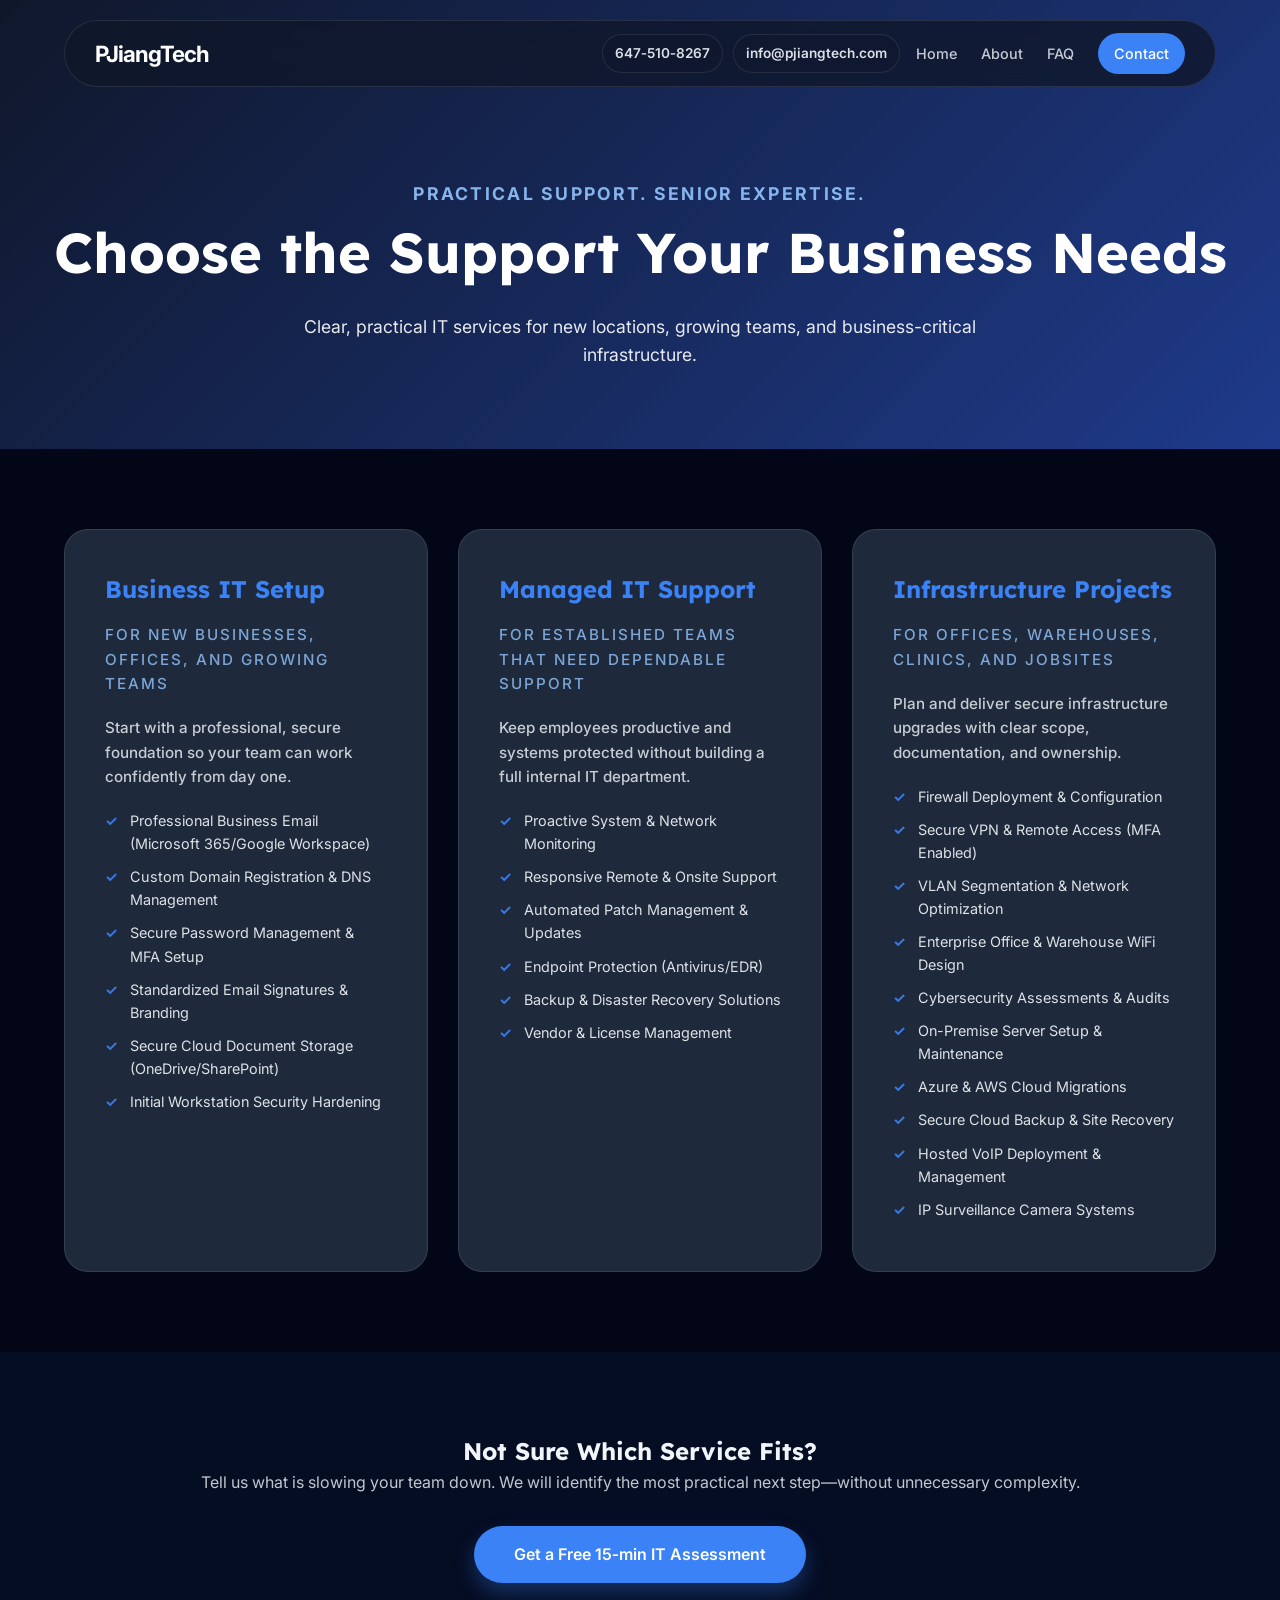
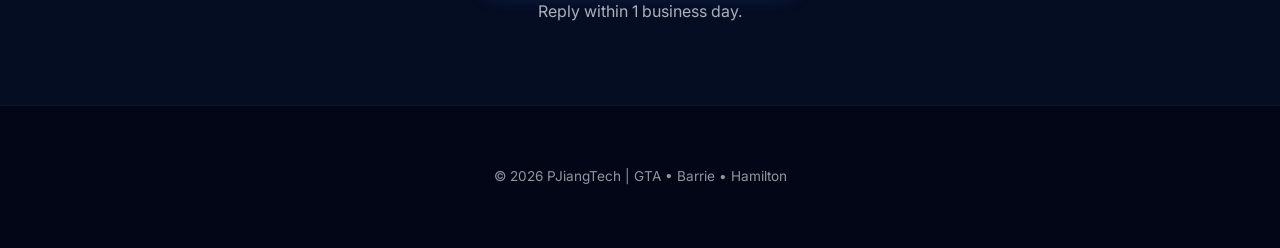
<file: services.html>
<!DOCTYPE html>
<html lang="en">
<head>
  <meta charset="UTF-8" />
  <meta name="viewport" content="width=device-width, initial-scale=1.0" />
  <title>PJiangTech | Professional IT Solutions</title>
  <meta name="description" content="Managed IT, business setup, cybersecurity, cloud, network, VoIP, and physical security services for Ontario businesses." />
  <link rel="canonical" href="https://pjiangtech.com/services.html" />
  <link href="https://fonts.googleapis.com/css2?family=Inter:wght@300;400;500;600&family=Lexend:wght@600;700&display=swap" rel="stylesheet">
  <style>
    :root {
      --bg: #020617; 
      --text: #f1f5f9; 
      --accent: #3b82f6; 
      --glass: rgba(15, 23, 42, 0.8); 
      --border: rgba(255, 255, 255, 0.1); 
      --card-bg: #1e293b;
    }
    
    body.light {
      --bg: #f8fafc; 
      --text: #1e293b; 
      --glass: rgba(255, 255, 255, 0.8); 
      --border: rgba(0, 0, 0, 0.05); 
      --card-bg: #ffffff;
    }

    * { box-sizing: border-box; margin: 0; padding: 0; }
    
    body { 
      font-family: 'Inter', sans-serif; 
      background-color: var(--bg); 
      color: var(--text); 
      line-height: 1.6; 
      transition: background 0.4s ease; 
    }

    h1, h2, h3 { font-family: 'Lexend', sans-serif; }

    header { 
      position: fixed; 
      width: 90%; 
      top: 20px; 
      left: 50%; 
      transform: translateX(-50%); 
      background: var(--glass); 
      backdrop-filter: blur(12px); 
      border: 1px solid var(--border); 
      border-radius: 100px; 
      padding: 12px 30px; 
      display: flex; 
      justify-content: space-between; 
      align-items: center; 
      z-index: 1000; 
    }

    /* WHITE LOGO */
    .logo { font-size: 1.4rem; color: #ffffff !important; font-weight: 700; text-decoration: none; letter-spacing: -1px; }

    nav a { color: var(--text); margin-left: 25px; text-decoration: none; font-size: 0.9rem; font-weight: 500; opacity: 0.8; }

    .header-right { display: flex; align-items: center; gap: 16px; flex-wrap: wrap; justify-content: flex-end; }
    .header-contact { display: flex; align-items: center; gap: 10px; }
    .header-contact a { color: var(--text); text-decoration: none; font-size: 0.85rem; font-weight: 600; opacity: 0.9; padding: 8px 12px; border-radius: 999px; border: 1px solid var(--border); background: rgba(15, 23, 42, 0.25); }
    body.light .header-contact a { background: rgba(255, 255, 255, 0.4); }
    .header-contact a:hover { border-color: var(--accent); }
    @media (max-width: 900px) {
      .header-contact { display: none; }
    }

    .hero { 
      padding: 180px 20px 80px; 
      text-align: center; 
      background: linear-gradient(135deg, #0f172a 0%, #1e3a8a 100%);
      color: white;
    }

    .hero h1 { font-size: clamp(2.5rem, 5vw, 3.5rem); margin-bottom: 15px; }
    .hero p { max-width: 700px; margin: 0 auto; opacity: 0.9; font-size: 1.1rem; }

    .services-container { 
      padding: 80px 10%; 
      max-width: 1400px; 
      margin: auto; 
      display: grid; 
      grid-template-columns: repeat(auto-fit, minmax(350px, 1fr)); 
      gap: 30px; 
    }

    .service-card { 
      background: var(--card-bg); 
      padding: 40px; 
      border-radius: 24px; 
      border: 1px solid var(--border); 
      transition: transform 0.3s ease;
    }

    .service-card:hover { transform: translateY(-5px); border-color: var(--accent); }

    .service-card h2 { color: var(--accent); margin-bottom: 15px; font-size: 1.5rem; }
    .service-card p { font-size: 0.95rem; margin-bottom: 20px; opacity: 0.8; font-weight: 500; }

    .service-list { list-style: none; }
    .service-list li { 
      margin-bottom: 10px; 
      font-size: 0.9rem; 
      padding-left: 25px; 
      position: relative; 
      opacity: 0.9;
    }

    .service-list li::before { 
      content: '✓'; 
      position: absolute; 
      left: 0; 
      color: var(--accent); 
      font-weight: bold; 
    }

    .cta-section { 
      text-align: center; 
      padding: 80px 20px; 
      background: rgba(59, 130, 246, 0.05); 
    }

    .btn { 
      display: inline-block; 
      background: var(--accent); 
      color: white; 
      padding: 16px 40px; 
      border-radius: 100px; 
      text-decoration: none; 
      font-weight: 600; 
      box-shadow: 0 10px 20px rgba(59, 130, 246, 0.3); 
    }

    footer { text-align: center; padding: 60px 20px; border-top: 1px solid var(--border); opacity: 0.6; font-size: 0.85rem; }

    @media (max-width: 768px) {
      header { width: 95%; padding: 10px 20px; }
      .services-container { grid-template-columns: 1fr; padding: 40px 5%; }
    }
  </style>
  <link rel="stylesheet" href="styles.css" />
  <script defer src="app.js"></script>
</head>
<body>

<header>
  <a href="index.html" class="logo">PJiangTech</a>
  <div class="header-right">
    <div class="header-contact" aria-label="Contact links">
      <a href="tel:6475108267" title="Call PJiangTech">647‑510‑8267</a>
      <a href="mailto:info@pjiangtech.com" title="Email PJiangTech">info@pjiangtech.com</a>
    </div>
    <nav>
      <a href="index.html">Home</a>
      <a href="about.html">About</a>
      <a href="faq.html">FAQ</a>
      <a href="contact.html">Contact</a>   
    </nav>
  </div>
</header>

<section class="hero">
  <p class="eyebrow">Practical support. Senior expertise.</p>
  <h1>Choose the Support Your Business Needs</h1>
  <p>Clear, practical IT services for new locations, growing teams, and business-critical infrastructure.</p>
</section>

<div class="services-container">
  <div class="service-card">
  <h2>Business IT Setup</h2>
  <p class="eyebrow">For new businesses, offices, and growing teams</p>
  <p>Start with a professional, secure foundation so your team can work confidently from day one.</p>
  <ul class="service-list">
    <li>Professional Business Email (Microsoft 365/Google Workspace)</li>
    <li>Custom Domain Registration & DNS Management</li>
    <li>Secure Password Management & MFA Setup</li>
    <li>Standardized Email Signatures &amp; Branding</li>
    <li>Secure Cloud Document Storage (OneDrive/SharePoint)</li>
    <li>Initial Workstation Security Hardening</li>
  </ul>
</div>
  
  <div class="service-card">
    <h2>Managed IT Support</h2>
    <p class="eyebrow">For established teams that need dependable support</p>
    <p>Keep employees productive and systems protected without building a full internal IT department.</p>
    <ul class="service-list">
      <li>Proactive System &amp; Network Monitoring</li>
      <li>Responsive Remote &amp; Onsite Support</li>
      <li>Automated Patch Management & Updates</li>
      <li>Endpoint Protection (Antivirus/EDR)</li>
      <li>Backup & Disaster Recovery Solutions</li>
      <li>Vendor & License Management</li>
    </ul>
  </div>

  <div class="service-card">
    <h2>Infrastructure Projects</h2>
    <p class="eyebrow">For offices, warehouses, clinics, and jobsites</p>
    <p>Plan and deliver secure infrastructure upgrades with clear scope, documentation, and ownership.</p>
    <ul class="service-list">
      <li>Firewall Deployment & Configuration</li>
      <li>Secure VPN & Remote Access (MFA Enabled)</li>
      <li>VLAN Segmentation & Network Optimization</li>
      <li>Enterprise Office & Warehouse WiFi Design</li>
      <li>Cybersecurity Assessments & Audits</li>
      <li>On-Premise Server Setup & Maintenance</li>
      <li>Azure & AWS Cloud Migrations</li>
      <li>Secure Cloud Backup & Site Recovery</li>
      <li>Hosted VoIP Deployment & Management</li>
      <li>IP Surveillance Camera Systems</li>
    </ul>
  </div>
</div>

<div class="cta-section">
  <h2>Not Sure Which Service Fits?</h2>
  <p style="margin-bottom: 30px; opacity: 0.8;">Tell us what is slowing your team down. We will identify the most practical next step—without unnecessary complexity.</p>
  <a href="contact.html" class="btn">Get a Free 15‑min IT Assessment</a>
  <p style="margin-top: 16px; opacity: 0.7;">Reply within 1 business day.</p>
</div>

<footer>
  <p>© 2026 PJiangTech | GTA • Barrie • Hamilton</p>
</footer>

<script>
  // Ensure theme matches user's home page preference
  if (localStorage.getItem('theme') === 'light') {
    document.body.classList.add('light');
  }
</script>

</body>
</html>
</file>
<file: styles.css>
:root {
  --surface-soft: rgba(15, 23, 42, 0.55);
  --muted: #94a3b8;
  --success: #34d399;
}

html { scroll-behavior: smooth; }
body { overflow-x: hidden; }

/* Light mode is treated as its own visual system rather than a color inversion. */
body.light {
  --bg: #f3f6fb;
  --text: #172033;
  --muted: #526176;
  --glass: rgba(255, 255, 255, 0.92);
  --border: #dbe3ee;
  --card-bg: #ffffff;
  --accent: #2563eb;
  --accent-glow: rgba(37, 99, 235, 0.2);
  --surface-soft: #eaf2ff;
  --success: #059669;
  background-image:
    radial-gradient(circle at 8% 4%, rgba(37, 99, 235, 0.07), transparent 28rem),
    radial-gradient(circle at 92% 32%, rgba(14, 165, 233, 0.05), transparent 24rem);
}

body.light .site-header {
  background: rgba(255, 255, 255, 0.92);
  border-color: rgba(148, 163, 184, 0.38);
  box-shadow: 0 12px 35px rgba(15, 23, 42, 0.09);
}
body.light .site-nav a:not(.nav-cta):hover,
body.light .site-nav a:not(.nav-cta)[aria-current="page"] { color: #1d4ed8; }
body.light .mode-toggle,
body.light .menu-toggle { background: #f8fafc; border-color: #cbd5e1; }

body.light .home-hero,
body.light .faq-hero {
  background: radial-gradient(circle at center top, rgba(37, 99, 235, 0.14), transparent 68%);
}
body.light .home-hero h1,
body.light .faq-hero h1 {
  background: linear-gradient(135deg, #0f172a 15%, #2563eb 85%);
  -webkit-background-clip: text;
  background-clip: text;
  -webkit-text-fill-color: transparent;
}
body.light .eyebrow { color: #1d4ed8; }

body.light :is(.s-card, .service-card, .testimonial-card, .stats-box, .contact-info, .contact-form, .accordion) {
  border-color: #dbe3ee !important;
  box-shadow: 0 12px 32px rgba(15, 23, 42, 0.07);
}
body.light :is(.s-card, .service-card, .testimonial-card, .stats-box, .contact-info) {
  background: #ffffff !important;
}
body.light :is(.s-card, .service-card, .testimonial-card, .stats-box, .contact-info, .contact-form, .accordion):hover {
  border-color: rgba(37, 99, 235, 0.55) !important;
  box-shadow: 0 18px 42px rgba(37, 99, 235, 0.11);
}
body.light .cta-section {
  background: linear-gradient(135deg, rgba(255, 255, 255, 0.72), #eaf2ff);
  border: 1px solid #dbeafe;
}
body.light .panel {
  background: #eef4fc;
  border: 1px solid #dbe3ee;
  border-top: 0;
}
body.light :is(input, textarea) { background: #ffffff !important; border-color: #cbd5e1 !important; }
body.light :is(input, textarea):focus {
  border-color: #2563eb !important;
  box-shadow: 0 0 0 4px rgba(37, 99, 235, 0.12);
}
body.light .btn { box-shadow: 0 10px 22px rgba(37, 99, 235, 0.2); }
body.light footer { opacity: 1; color: var(--muted); }
a, button, input, textarea { -webkit-tap-highlight-color: transparent; }
a:focus-visible, button:focus-visible, input:focus-visible, textarea:focus-visible {
  outline: 3px solid #93c5fd;
  outline-offset: 3px;
}

.site-header {
  max-width: 1240px;
  min-height: 64px;
}
.site-header .logo { white-space: nowrap; }
body.light .site-header .logo { color: #0f172a !important; }
.site-nav { display: flex; align-items: center; gap: 24px; }
.site-nav a { margin-left: 0; }
.site-nav a:hover, .site-nav a[aria-current="page"] { color: #60a5fa; opacity: 1; }
.nav-cta {
  padding: 9px 16px;
  border-radius: 999px;
  color: #fff !important;
  background: var(--accent);
  opacity: 1 !important;
}
.menu-toggle {
  display: none;
  width: 44px;
  height: 44px;
  border: 1px solid var(--border);
  border-radius: 50%;
  background: transparent;
  color: var(--text);
  cursor: pointer;
  font-size: 1.25rem;
}

.trust-row {
  display: flex;
  justify-content: center;
  flex-wrap: wrap;
  gap: 10px 22px;
  margin-top: 20px;
  color: inherit;
  opacity: .72;
  font-size: .9rem;
}
.trust-row span::before { content: '\2713'; color: var(--success); margin-right: 7px; font-weight: 700; }
.eyebrow {
  margin-bottom: 14px;
  color: #93c5fd;
  font-size: .78rem;
  font-weight: 700;
  letter-spacing: .13em;
  text-transform: uppercase;
}
.skip-link {
  position: fixed;
  top: 8px;
  left: 8px;
  z-index: 2000;
  padding: 10px 16px;
  border-radius: 8px;
  background: #fff;
  color: #0f172a;
  transform: translateY(-150%);
}
.skip-link:focus { transform: none; }

.accordion {
  width: 100%;
  color: var(--text);
  font: inherit;
  text-align: left;
}
.accordion[aria-expanded="true"] + .panel { visibility: visible; }
.panel { visibility: hidden; }

.form-note { margin-top: 14px; font-size: .85rem; opacity: .7; }
.required { color: #fca5a5; }

.right-column-container {
  width: 100%;
  max-width: 380px;
  margin-inline: auto;
}

/* Wide desktop rhythm: fixed gutters preserve usable space on large screens. */
@media (min-width: 821px) {
  body > section:not(.hero),
  .services-container,
  .content-section,
  .contact-wrapper {
    width: min(calc(100% - 64px), 1500px);
    max-width: 1500px;
    margin-inline: auto;
    padding-left: 32px !important;
    padding-right: 32px !important;
  }

  .services-grid {
    grid-template-columns: repeat(3, minmax(0, 1fr));
  }

  .content-section {
    align-items: start;
  }
}

@media (prefers-reduced-motion: reduce) {
  *, *::before, *::after { scroll-behavior: auto !important; animation-duration: .01ms !important; transition-duration: .01ms !important; }
}

@media (max-width: 820px) {
  .site-header {
    width: calc(100% - 24px);
    top: 12px;
    padding: 9px 14px;
    border-radius: 24px;
  }
  .site-header .header-contact { display: none; }
  .menu-toggle { display: inline-grid; place-items: center; }
  .site-header .header-right { flex-wrap: nowrap; }
  .site-nav {
    position: absolute;
    top: calc(100% + 10px);
    left: 0;
    right: 0;
    display: none;
    align-items: stretch;
    gap: 5px;
    padding: 14px;
    border: 1px solid var(--border);
    border-radius: 20px;
    background: #0f172a;
    box-shadow: 0 18px 50px rgba(0,0,0,.35);
  }
  .site-nav.open { display: flex; flex-direction: column; }
  .site-nav a { margin: 0; padding: 11px 14px; color: #f1f5f9; border-radius: 10px; }
  .site-nav a:hover { background: rgba(59,130,246,.12); }
  .nav-cta { text-align: center; }
  .hero { padding-top: 140px !important; }
}

@media (max-width: 520px) {
  .hero h1 { font-size: clamp(2.2rem, 12vw, 3.1rem) !important; }
  section { padding-left: 20px !important; padding-right: 20px !important; }
  .services-grid, .services-container { grid-template-columns: minmax(0, 1fr) !important; }
  .service-card, .s-card, .contact-form, .contact-info { padding: 26px !important; }
}
</file>
